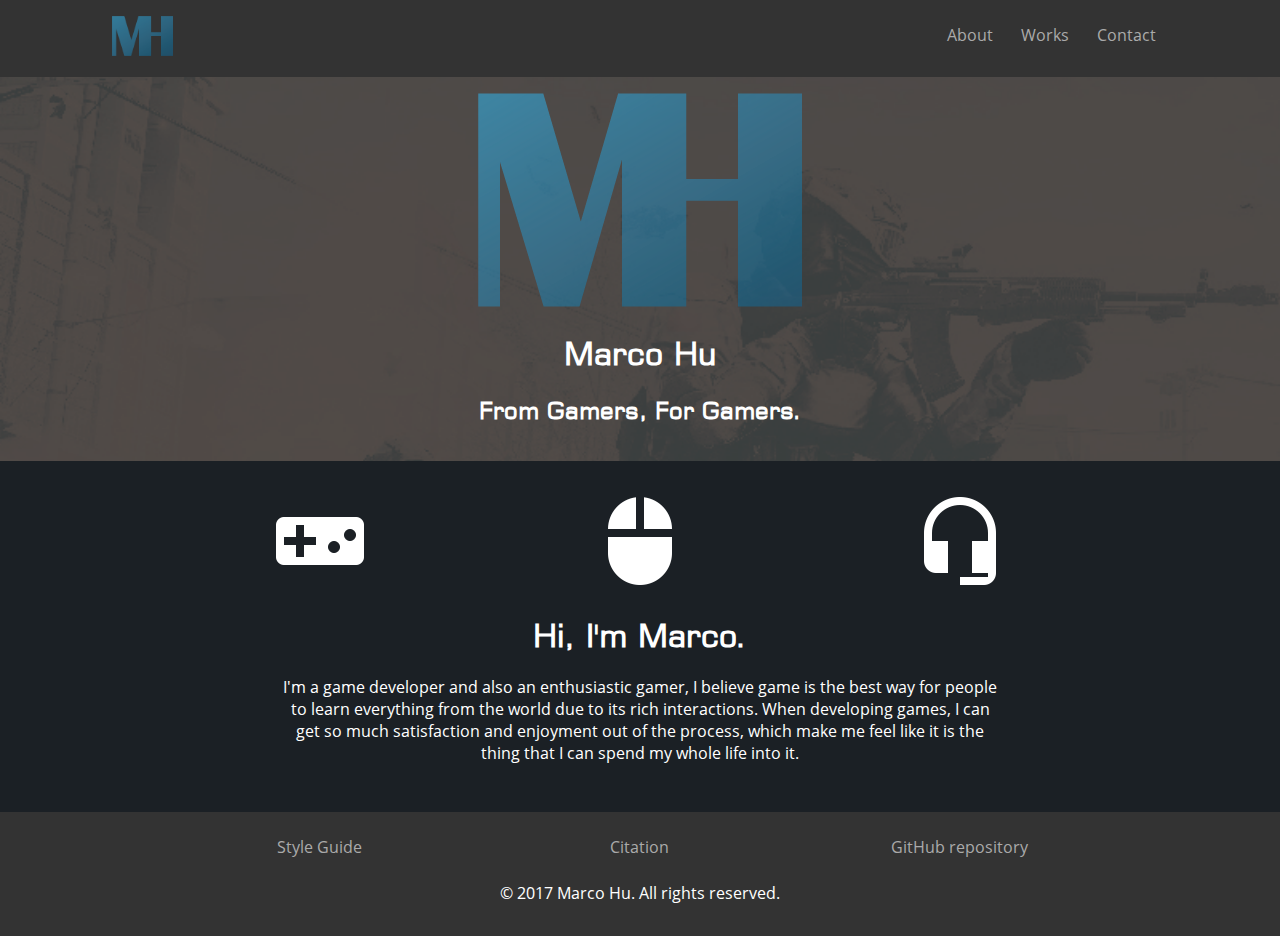
<file: index.html>
<!doctype html>
<html lang="en">
  <head>

    <meta charset="utf-8">
    <meta name="viewport" content="width=device-width, initial-scale=1.0">

    <title>Marco Hu - A game designer</title>

    <link rel="stylesheet" href="css/normalize.css"> 
    <link rel="stylesheet" href="css/main.css"> 
    <link rel="stylesheet" href="css/fonts.css"> 
    <link rel="stylesheet" href="css/grids.css">
  </head>

  <body>
    <nav class="top-title nav-down">
    	<div class="top-container">
    		<div class="grid-row">
	      		<div class="grid-col-1of3">
	      			<div class="top-img-container">
	      				<a href="index.html"><img class="top-img" src="img/logo.png" alt="logo"></a>
	      			</div>
	      		</div>
	      		<div class="grid-col-2of3">
	      			<div class="top-link-container">
						<a class="top-link" href="about.html">About</a>
						<a class="top-link" href="works.html">Works</a>
						<a class="top-link" href="contact.html">Contact</a>
					</div>
				</div>

	      </div>
      	</div>
    </nav>

    <section class="title">
    	<div class="container">
    		<a href="index.html"><img src="img/logo.png" alt="logo"></a>
		    <h1>Marco Hu</h1>
		    <h2>From Gamers, For Gamers.</h2>
	    </div>
    </section>

    <section class="intro">
    	<div class="container">
    		<div class="grid-row">
		      <div class="grid-col-2of6"><img class="icon" src="img/gamepad.png" alt="gamepad"></div>
		      <div class="grid-col-2of6"><img class="icon" src="img/mouse.png" alt="mouse"></div>
		      <div class="grid-col-2of6"><img class="icon" src="img/headset.png" alt="headset"></div>
		    </div>
		    <h1>Hi, I'm Marco.</h1>
		    <p class="para-content">I'm a game developer and also an enthusiastic gamer, I believe game is the best way for people to learn everything from the world due to its rich interactions. When developing games, I can get so much satisfaction and enjoyment out of the process, which make me feel like it is the thing that I can spend my whole life into it.</p>
	    </div>
    </section>

    <footer>
    	<div class="container">
	    	<div class="grid-row">
		      <div class="grid-col-1of3"><a class="bottom-link" href="Style_Guide/index.html">Style Guide</a></div>
		      <div class="grid-col-1of3"><a class="bottom-link" href="cite.html">Citation</a></div>
		      <div class="grid-col-1of3"><a class="bottom-link" href="https://github.com/Marcraft/GameDesignPortfolio.git">GitHub repository</a></div>
		    </div>
		    <div>
		    	<p id="copyright">© 2017 Marco Hu. All rights reserved.</p>
		    </div>
		</div>
    </footer>

    <script src="https://ajax.googleapis.com/ajax/libs/jquery/3.1.0/jquery.min.js"></script>
    <script src="scripts/hide-nav.js"></script>

  </body>
</html>
</file>
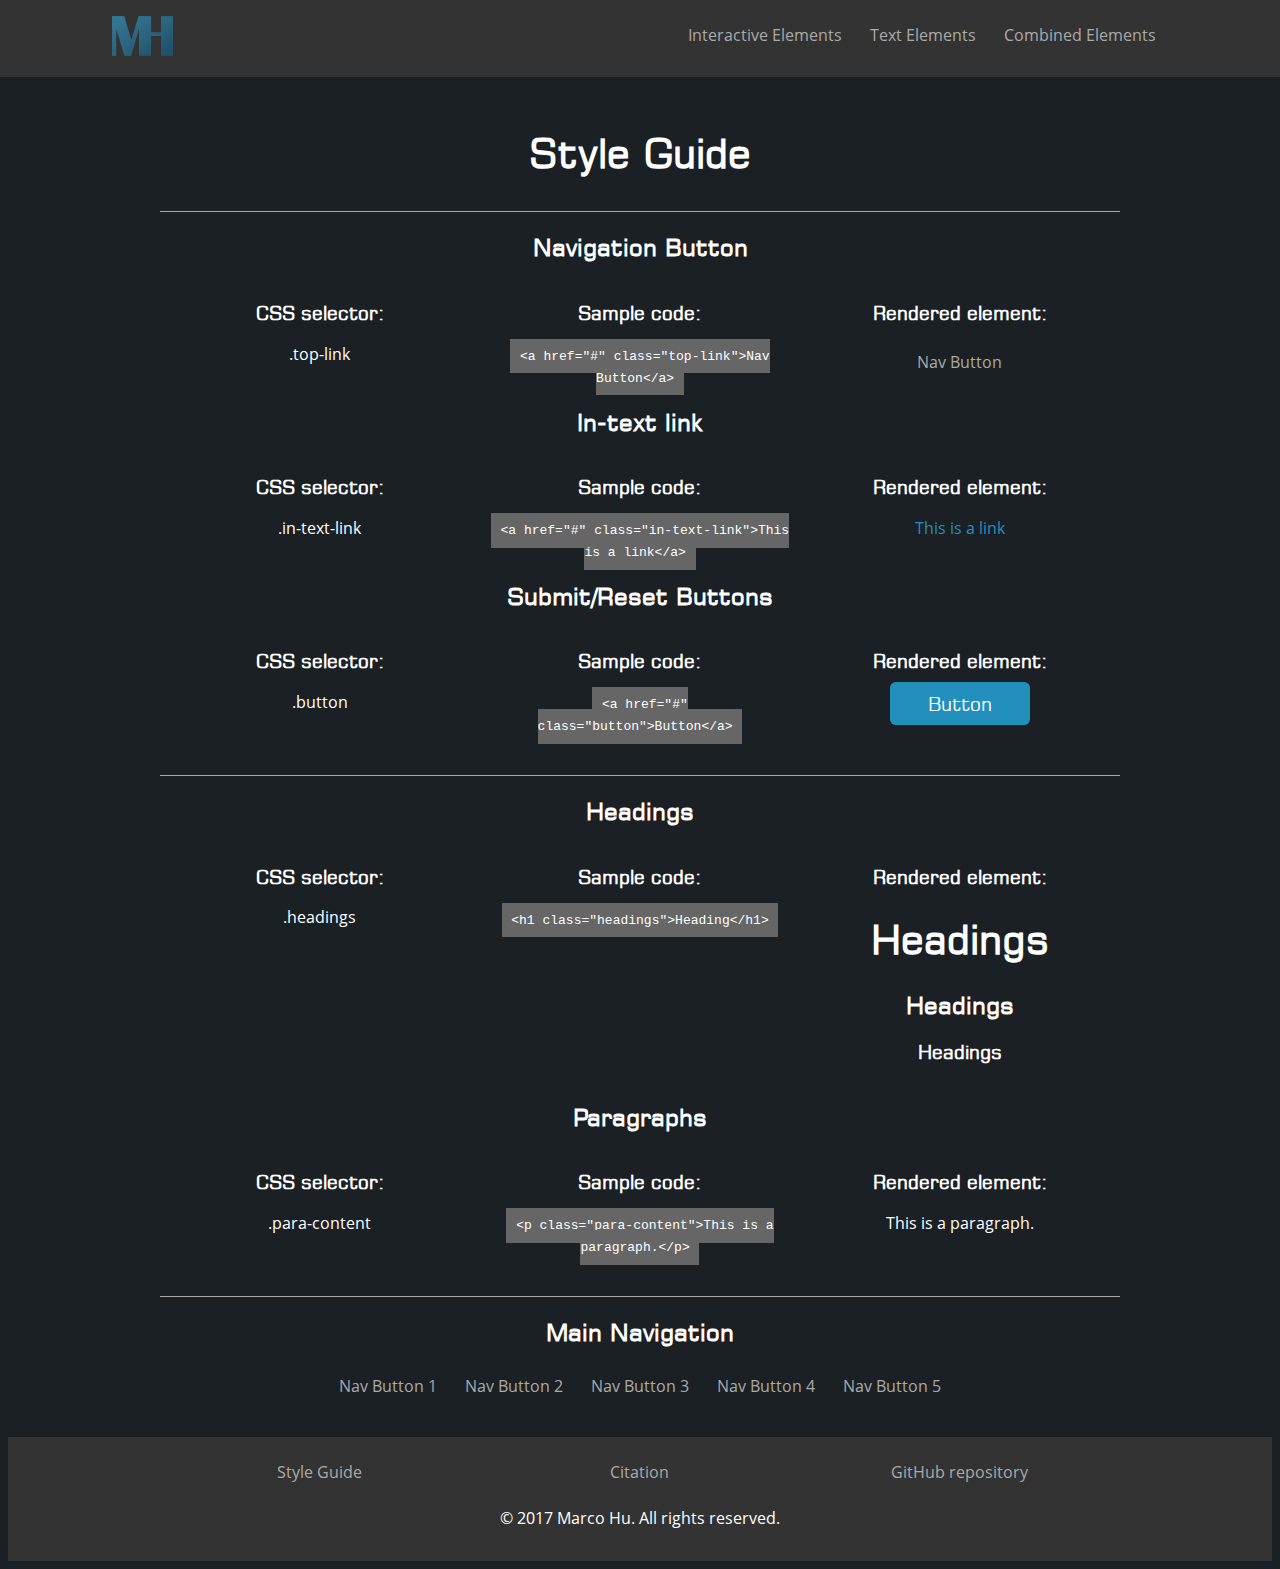
<file: Style_Guide/index.html>
<!doctype html>
<html lang="en">
  <head>

    <meta charset="utf-8">
    <meta name="viewport" content="width=device-width, initial-scale=1.0">

    <title>Portfolio Style Guide</title>

    <link rel="stylesheet" href="css/main.css"> 
    <link rel="stylesheet" href="css/fonts.css"> 
    <link rel="stylesheet" href="css/grids.css">

  </head>

  <body>

  <nav class="top-title">
      <div class="top-container">
        <div class="grid-row">
            <div class="grid-col-1of3">
              <div class="top-img-container">
                <a href="../index.html"><img class="top-img" src="../img/logo.png" alt="logo"></a>
              </div>
            </div>
            <div class="grid-col-2of3">
              <div class="top-link-container">
            <a class="top-link" href="#interactive_elements">Interactive Elements</a>
            <a class="top-link" href="#text_elements">Text Elements</a>
            <a class="top-link" href="#combined_elements">Combined Elements</a>
          </div>
        </div>

        </div>
      </div>
  </nav>

    <section class="intro" id="interactive_elements">
      <div class="container">
        <h1>Style Guide</h1>
        <div class="about-lines"></div>

      <!-- INTERACTIVE ELEMENTS SECTION // -->
      

        <!-- Default Button styling section -->
        <section>

          <h2>Navigation Button</h2>

          <div class="grid-row">
            <div class="grid-col-1of3">
              <h3>CSS selector:</h3>
              <p>.top-link</p>
            </div>
            <div class="grid-col-1of3">
              <h3>Sample code:</h3>
              <code>&lt;a href="#" class="top-link"&gt;Nav Button&lt;/a&gt;</code>
            </div>
            <div class="grid-col-1of3">
              <h3>Rendered element:</h3>
              <a class="top-link" href="#">Nav Button</a>
            </div>
          </div>
          
        </section>

        <section>
          <h2>In-text link</h2>

          <div class="grid-row">
            <div class="grid-col-1of3">
              <h3>CSS selector:</h3>
              <p>.in-text-link</p>
            </div>
            <div class="grid-col-1of3">
              <h3>Sample code:</h3>
              <code>&lt;a href="#" class="in-text-link"&gt;This is a link&lt;/a&gt;</code>
            </div>
            <div class="grid-col-1of3">
              <h3>Rendered element:</h3>
              <a class="in-text-link" href="#">This is a link</a>
            </div>
          </div>

        </section>

        <section>
          <h2>Submit/Reset Buttons</h2>

          <div class="grid-row">
            <div class="grid-col-1of3">
              <h3>CSS selector:</h3>
              <p>.button</p>
            </div>
            <div class="grid-col-1of3">
              <h3>Sample code:</h3>
              <code>&lt;a href="#" class="button"&gt;Button&lt;/a&gt;</code>
            </div>
            <div class="grid-col-1of3">
              <h3>Rendered element:</h3>
              <a class="button" href="#">Button</a>
            </div>
          </div>

        </section>
      </div>
    </section>
    <!-- // INTERACTIVE ELEMENTS SECTION -->



    <!-- TEXT ELEMENTS SECTION // -->
    <section class="intro" id="text_elements">
      
      <div class="container">
        <div class="about-lines"></div>
      <!-- INTERACTIVE ELEMENTS SECTION // -->
      

        <!-- Default Button styling section -->
        <section>

          <h2>Headings</h2>

          <div class="grid-row">
            <div class="grid-col-1of3">
              <h3>CSS selector:</h3>
              <p>.headings</p>
            </div>
            <div class="grid-col-1of3">
              <h3>Sample code:</h3>
              <code>&lt;h1 class="headings"&gt;Heading&lt;/h1&gt;</code>
            </div>
            <div class="grid-col-1of3">
              <h3>Rendered element:</h3>
              <h1 class="headings">Headings</h1>
              <h2 class="headings">Headings</h2>
              <h3 class="headings">Headings</h3>
            </div>
          </div>
          
        </section>


        <section>
          <h2>Paragraphs</h2>

          <div class="grid-row">
            <div class="grid-col-1of3">
              <h3>CSS selector:</h3>
              <p>.para-content</p>
            </div>
            <div class="grid-col-1of3">
              <h3>Sample code:</h3>
              <code>&lt;p class="para-content"&gt;This is a paragraph.&lt;/p&gt;</code>
            </div>
            <div class="grid-col-1of3">
              <h3>Rendered element:</h3>
              <p class="paragraphs">This is a paragraph.</p>
            </div>
          </div>

        </section>

    </section>
    <!-- // TEXT ELEMENTS SECTION -->



    <!-- COMBINED ELEMENTS SECTION // -->
    <section class="intro" id="combined_elements">
      <div class="container">
        <div class="about-lines"></div>

        <section>
          <h2>Main Navigation</h2>
          <p>
            <a class="top-link" href="#">Nav Button 1</a>
            <a class="top-link" href="#">Nav Button 2</a>
            <a class="top-link" href="#">Nav Button 3</a>
            <a class="top-link" href="#">Nav Button 4</a>
            <a class="top-link" href="#">Nav Button 5</a>
          </p>
        </section>

      </div>
    </section>
    <!-- // COMBINED ELEMENTS SECTION -->

    <footer>
      <div class="container">
        <div class="grid-row">
          <div class="grid-col-1of3"><a class="bottom-link" href="index.html">Style Guide</a></div>
          <div class="grid-col-1of3"><a class="bottom-link" href="../cite.html">Citation</a></div>
          <div class="grid-col-1of3"><a class="bottom-link" href="https://github.com/Marcraft/GameDesignPortfolio.git">GitHub repository</a></div>
        </div>
        <div>
          <p id="copyright">© 2017 Marco Hu. All rights reserved.</p>
        </div>
    </div>
    </footer>

  </body>
</html>
</file>
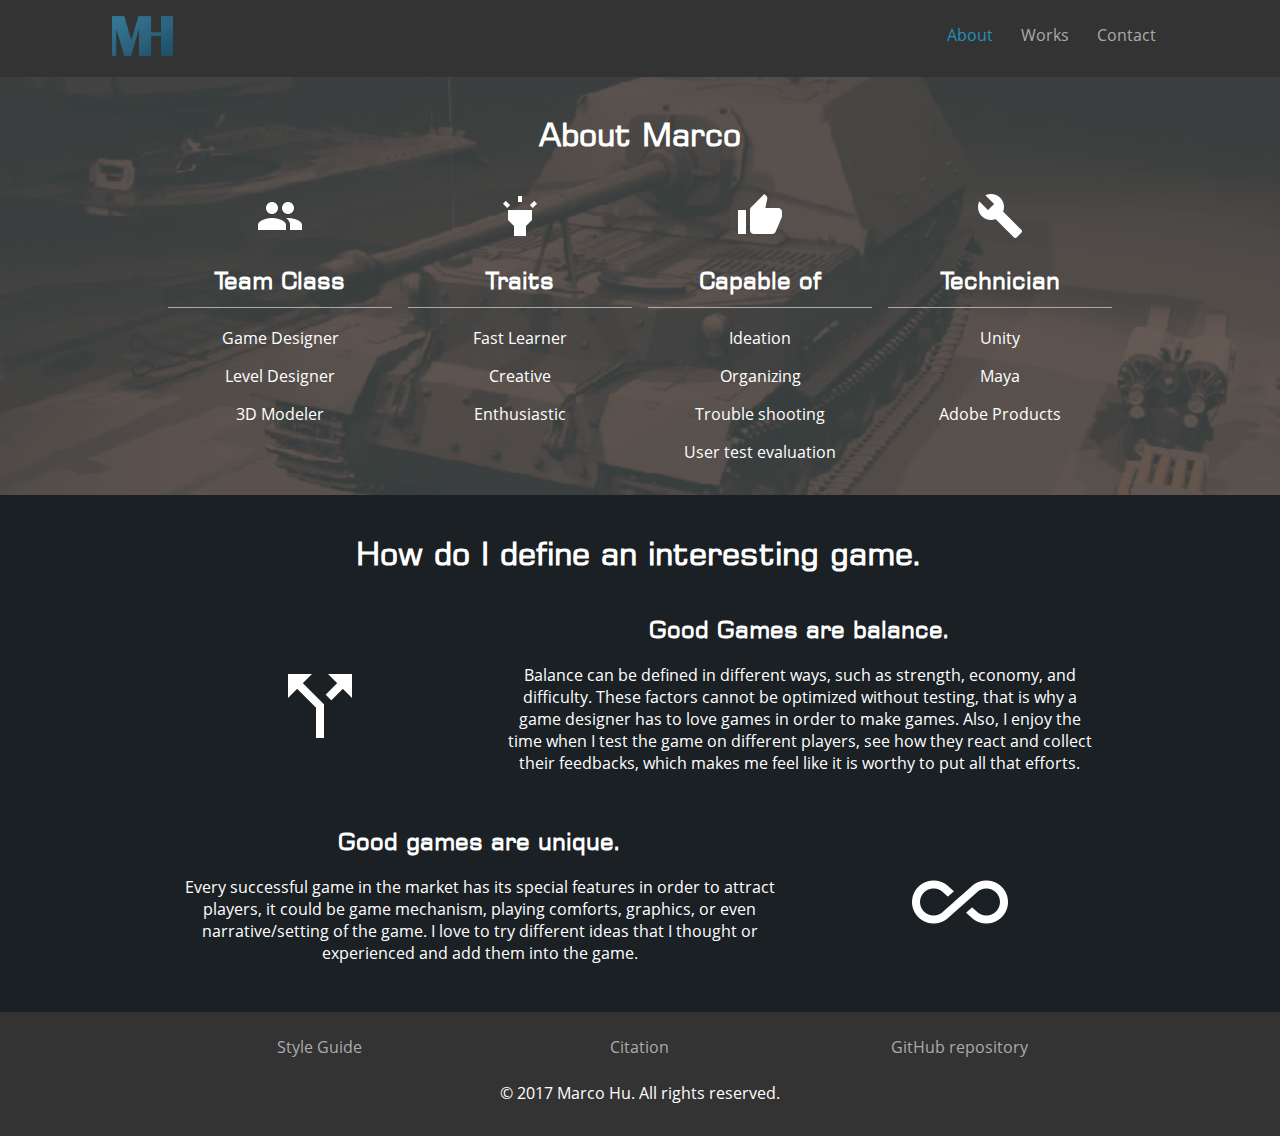
<file: about.html>
<!doctype html>
<html lang="en">
  <head>

    <meta charset="utf-8">
    <meta name="viewport" content="width=device-width, initial-scale=1.0">

    <title>Marco Hu - A game designer</title>

    <link rel="stylesheet" href="css/normalize.css"> 
    <link rel="stylesheet" href="css/main.css"> 
    <link rel="stylesheet" href="css/fonts.css"> 
    <link rel="stylesheet" href="css/grids.css">
  </head>

  <body>
    <nav class="top-title nav-down">
    	<div class="top-container">
    		<div class="grid-row">
	      		<div class="grid-col-1of3">
	      			<div class="top-img-container">
	      				<a href="index.html"><img class="top-img" src="img/logo.png" alt="logo"></a>
	      			</div>
	      		</div>
	      		<div class="grid-col-2of3">
	      			<div class="top-link-container">
						<a class="top-link-active" href="about.html">About</a>
						<a class="top-link" href="works.html">Works</a>
						<a class="top-link" href="contact.html">Contact</a>
					</div>
				</div>

	      </div>
      	</div>
    </nav>

    <section class="about-title">
    	<div class="container">
			<h1>About Marco</h1>
			<div class="grid-row">
				<div class="grid-col-1of4">
					<div><img class="icon" src="img/class.png" alt="class"></div>
					<h2 class="about-lines">Team Class</h2>
					<p>Game Designer</p>
					<p>Level Designer</p>
					<p>3D Modeler</p>
				</div>
				<div class="grid-col-1of4">
					<div><img class="icon" src="img/traits.png" alt="traits"></div>
					<h2 class="about-lines">Traits</h2>
					<p>Fast Learner</p>
					<p>Creative</p>
					<p>Enthusiastic</p>
				</div>
				<div class="grid-col-1of4">
					<div><img class="icon" src="img/capable.png" alt="capable"></div>
					<h2 class="about-lines">Capable of</h2>
					<p>Ideation</p>
					<p>Organizing</p>
					<p>Trouble shooting</p>
					<p>User test evaluation</p>
				</div>
				<div class="grid-col-1of4">
					<div><img class="icon" src="img/tech.png" alt="tech"></div>
					<h2 class="about-lines">Technician</h2>
					<p>Unity</p>
					<p>Maya</p>
					<p>Adobe Products</p>
				</div>
			</div>
		</div>
    </section>

    <section class="about">
    	<div class="container">
		    <h1>How do I define an interesting game.</h1>
		    <div class="grid-row">
		    	<div class="grid-col-1of3">
		    		<div class="about-icon"><img class="icon" src="img/balance.png" alt="balance"></div>
		    	</div>
				<div class="grid-col-2of3">
				    <h2>Good Games are balance.</h2>
				    <p class="para-content">Balance can be defined in different ways, such as strength, economy, and difficulty. These factors cannot be optimized without testing, that is why a game designer has to love games in order to make games. Also, I enjoy the time when I test the game on different players, see how they react and collect their feedbacks, which makes me feel like it is worthy to put all that efforts.</p>
				</div>
			</div>
			<div class="grid-row">
		    	<div class="grid-col-2of3">
				    <h2>Good games are unique.</h2>
				    <p class="para-content">Every successful game in the market has its special features in order to attract players, it could be game mechanism, playing comforts, graphics, or even narrative/setting of the game. I love to try different ideas that I thought or experienced and add them into the game.</p>
				</div>
				<div class="grid-col-1of3">
					<div><img class="about-icon" src="img/unique.png" alt="unique"></div>
				</div>
			</div>
	    </div>
    </section>

    <footer>
    	<div class="container">
	    	<div class="grid-row">
		      <div class="grid-col-1of3"><a class="bottom-link" href="Style_Guide/index.html">Style Guide</a></div>
		      <div class="grid-col-1of3"><a class="bottom-link" href="cite.html">Citation</a></div>
		      <div class="grid-col-1of3"><a class="bottom-link" href="https://github.com/Marcraft/GameDesignPortfolio.git">GitHub repository</a></div>
		    </div>
		    <div>
		    	<p id="copyright">© 2017 Marco Hu. All rights reserved.</p>
		    </div>
		</div>
    </footer>

    <script src="https://ajax.googleapis.com/ajax/libs/jquery/3.1.0/jquery.min.js"></script>
    <script src="scripts/hide-nav.js"></script>
  </body>
</html>
</file>
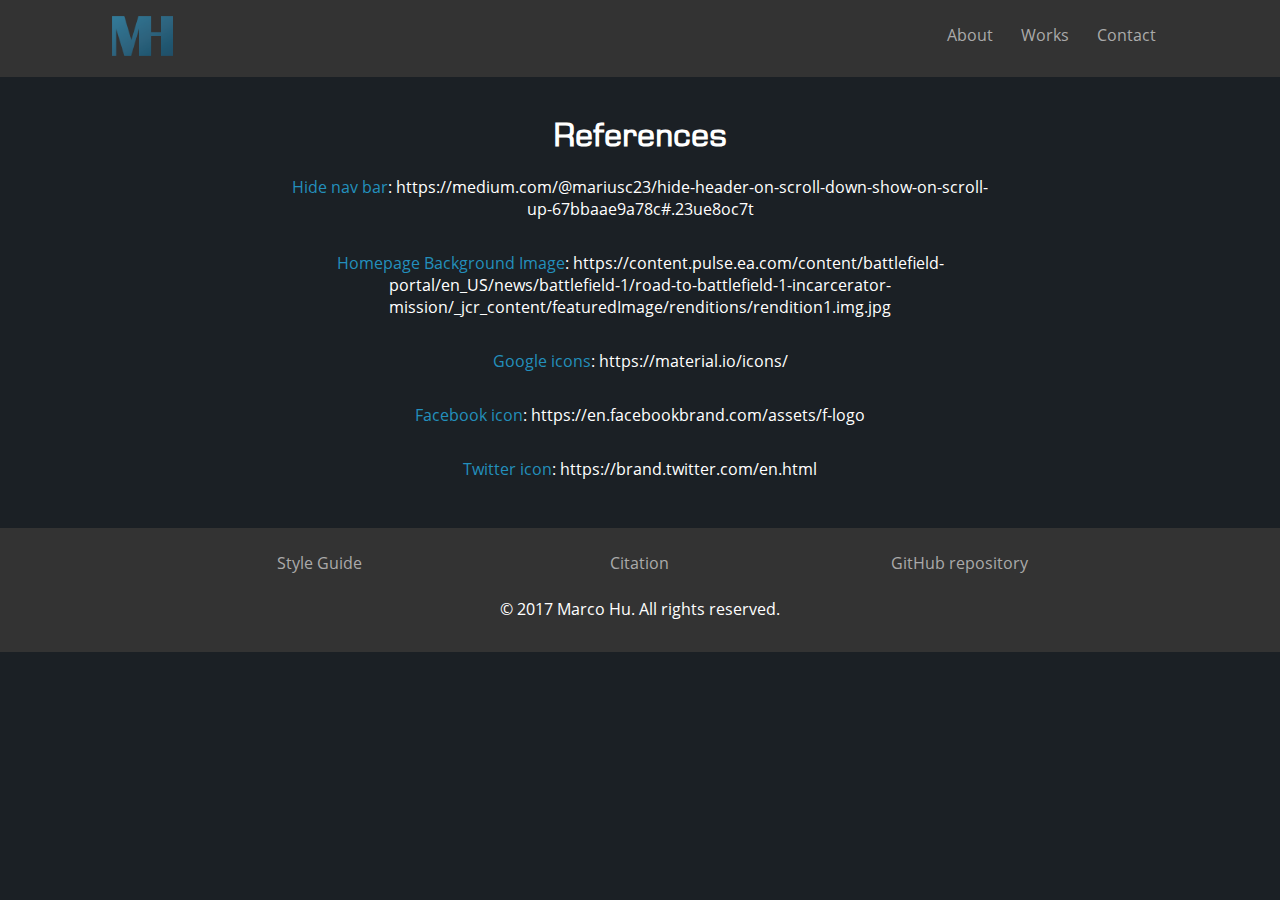
<file: cite.html>
<!doctype html>
<html lang="en">
  <head>

    <meta charset="utf-8">
    <meta name="viewport" content="width=device-width, initial-scale=1.0">

    <title>Marco Hu - A game designer</title>

    <link rel="stylesheet" href="css/normalize.css"> 
    <link rel="stylesheet" href="css/main.css"> 
    <link rel="stylesheet" href="css/fonts.css"> 
    <link rel="stylesheet" href="css/grids.css">
  </head>

  <body>
    <nav class="top-title nav-down">
    	<div class="top-container">
    		<div class="grid-row">
	      		<div class="grid-col-1of3">
	      			<div class="top-img-container">
	      				<a href="index.html"><img class="top-img" src="img/logo.png" alt="logo"></a>
	      			</div>
	      		</div>
	      		<div class="grid-col-2of3">
	      			<div class="top-link-container">
						<a class="top-link" href="about.html">About</a>
						<a class="top-link" href="works.html">Works</a>
						<a class="top-link" href="contact.html">Contact</a>
					</div>
				</div>

	      </div>
      	</div>
    </nav>

    <section class="intro">
    	<div class="container">
		    <h1>References</h1>
			<p class="para-content"><a class="in-text-link" href="https://medium.com/@mariusc23/hide-header-on-scroll-down-show-on-scroll-up-67bbaae9a78c#.23ue8oc7t">Hide nav bar</a>: https://medium.com/@mariusc23/hide-header-on-scroll-down-show-on-scroll-up-67bbaae9a78c#.23ue8oc7t</p>

		    <p class="para-content"><a class="in-text-link" href="https://content.pulse.ea.com/content/battlefield-portal/en_US/news/battlefield-1/road-to-battlefield-1-incarcerator-mission/_jcr_content/featuredImage/renditions/rendition1.img.jpg">Homepage Background Image</a>: https://content.pulse.ea.com/content/battlefield-portal/en_US/news/battlefield-1/road-to-battlefield-1-incarcerator-mission/_jcr_content/featuredImage/renditions/rendition1.img.jpg</p>

		    <p class="para-content"><a class="in-text-link" href="https://material.io/icons/">Google icons</a>: https://material.io/icons/</p>

		    <p class="para-content"><a class="in-text-link" href="https://en.facebookbrand.com/assets/f-logo">Facebook icon</a>: https://en.facebookbrand.com/assets/f-logo</p>

		    <p class="para-content"><a class="in-text-link" href="https://brand.twitter.com/en.html">Twitter icon</a>: https://brand.twitter.com/en.html</p>
	    </div>
    </section>

    <footer>
    	<div class="container">
	    	<div class="grid-row">
		      <div class="grid-col-1of3"><a class="bottom-link" href="Style_Guide/index.html">Style Guide</a></div>
		      <div class="grid-col-1of3"><a class="bottom-link" href="cite.html">Citation</a></div>
		      <div class="grid-col-1of3"><a class="bottom-link" href="https://github.com/Marcraft/GameDesignPortfolio.git">GitHub repository</a></div>
		    </div>
		    <div>
		    	<p id="copyright">© 2017 Marco Hu. All rights reserved.</p>
		    </div>
		</div>
    </footer>

    <script src="https://ajax.googleapis.com/ajax/libs/jquery/3.1.0/jquery.min.js"></script>
    <script src="scripts/hide-nav.js"></script>
  </body>
</html>
</file>
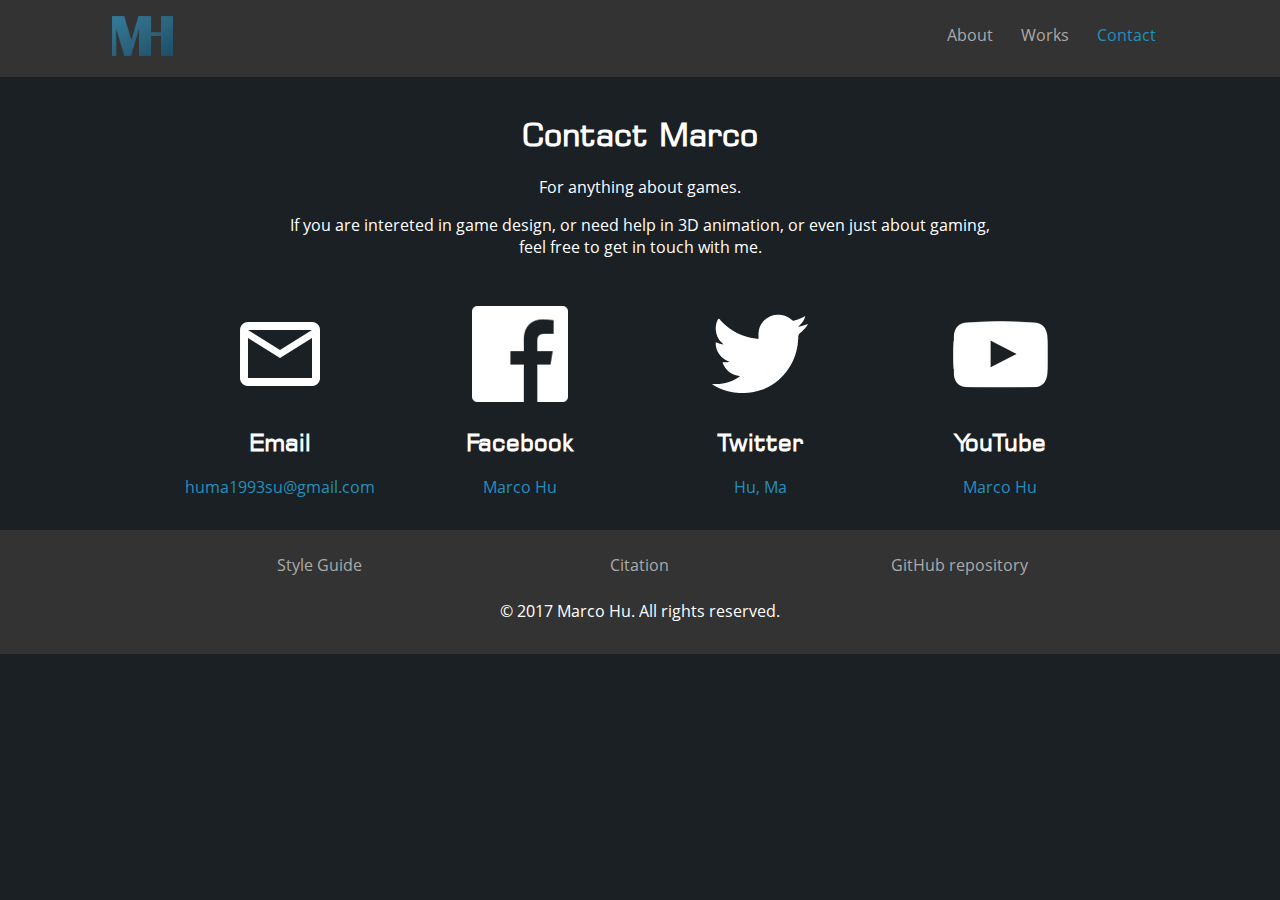
<file: contact.html>
<!doctype html>
<html lang="en">
  <head>

    <meta charset="utf-8">
    <meta name="viewport" content="width=device-width, initial-scale=1.0">

    <title>Marco Hu - A game designer</title>

    <link rel="stylesheet" href="css/normalize.css"> 
    <link rel="stylesheet" href="css/main.css"> 
    <link rel="stylesheet" href="css/fonts.css"> 
    <link rel="stylesheet" href="css/grids.css">
  </head>

  <body>
    <nav class="top-title nav-down">
    	<div class="top-container">
    		<div class="grid-row">
	      		<div class="grid-col-1of3">
	      			<div class="top-img-container">
	      				<a href="index.html"><img class="top-img" src="img/logo.png" alt="logo"></a>
	      			</div>
	      		</div>
	      		<div class="grid-col-2of3">
	      			<div class="top-link-container">
						<a class="top-link" href="about.html">About</a>
						<a class="top-link" href="works.html">Works</a>
						<a class="top-link-active" href="contact.html">Contact</a>
					</div>
				</div>

	      </div>
      	</div>
    </nav>

    <section class="intro">
    	<div class="container">
    		<h1>Contact Marco</h1>
			<p>For anything about games.</p>
			<p class="para-content">If you are intereted in game design, or need help in 3D animation, or even just about gaming, feel free to get in touch with me.
    		<div class="grid-row">
	      		<div class="grid-col-1of4">
	      			<div><img class="icon" src="img/gmail.png" alt="gmail"></div>
	      			<h2>Email</h2>
	      			<p><a class="in-text-link" href="#">huma1993su@gmail.com</a></p>
	      		</div>
	      		<div class="grid-col-1of4">
	      			<div><a target="_blank" href="https://www.facebook.com/MarcoStarCraft"><img class="icon" src="img/facebook.png" alt="facebook"></a></div>
	      			<h2>Facebook</h2>
	      			<p><a class="in-text-link" target="_blank" href="https://www.facebook.com/MarcoStarCraft">Marco Hu</a></p>
	      		</div>
	      		<div class="grid-col-1of4">
	      			<div><a target="_blank" href="https://twitter.com/nanguasama"><img class="icon" src="img/twitter.png" alt="twitter"></a></div>
	      			<h2>Twitter</h2>
	      			<p><a class="in-text-link" target="_blank" href="https://twitter.com/nanguasama">Hu, Ma</a></p>
				</div>
				<div class="grid-col-1of4">
					<div><a target="_blank" href="https://www.youtube.com/channel/UCORYURDRJtHfFUmagXYpytQ"><img class="icon" src="img/youtube.png" alt="youtube"></a></div>
	      			<h2>YouTube</h2>
	      			<p><a class="in-text-link" target="_blank" href="https://www.youtube.com/channel/UCORYURDRJtHfFUmagXYpytQ">Marco Hu</a></p>
				</div>
	      	</div>
	    </div>
    </section>

    <footer>
    	<div class="container">
	    	<div class="grid-row">
		      <div class="grid-col-1of3"><a class="bottom-link" href="Style_Guide/index.html">Style  Guide</a></div>
		      <div class="grid-col-1of3"><a class="bottom-link" href="cite.html">Citation</a></div>
		      <div class="grid-col-1of3"><a class="bottom-link" href="https://github.com/Marcraft/GameDesignPortfolio.git">GitHub repository</a></div>
		    </div>
		    <div>
		    	<p id="copyright">© 2017 Marco Hu. All rights reserved.</p>
		    </div>
		</div>
    </footer>

    <script src="https://ajax.googleapis.com/ajax/libs/jquery/3.1.0/jquery.min.js"></script>
    <script src="scripts/hide-nav.js"></script>
  </body>
</html>
</file>
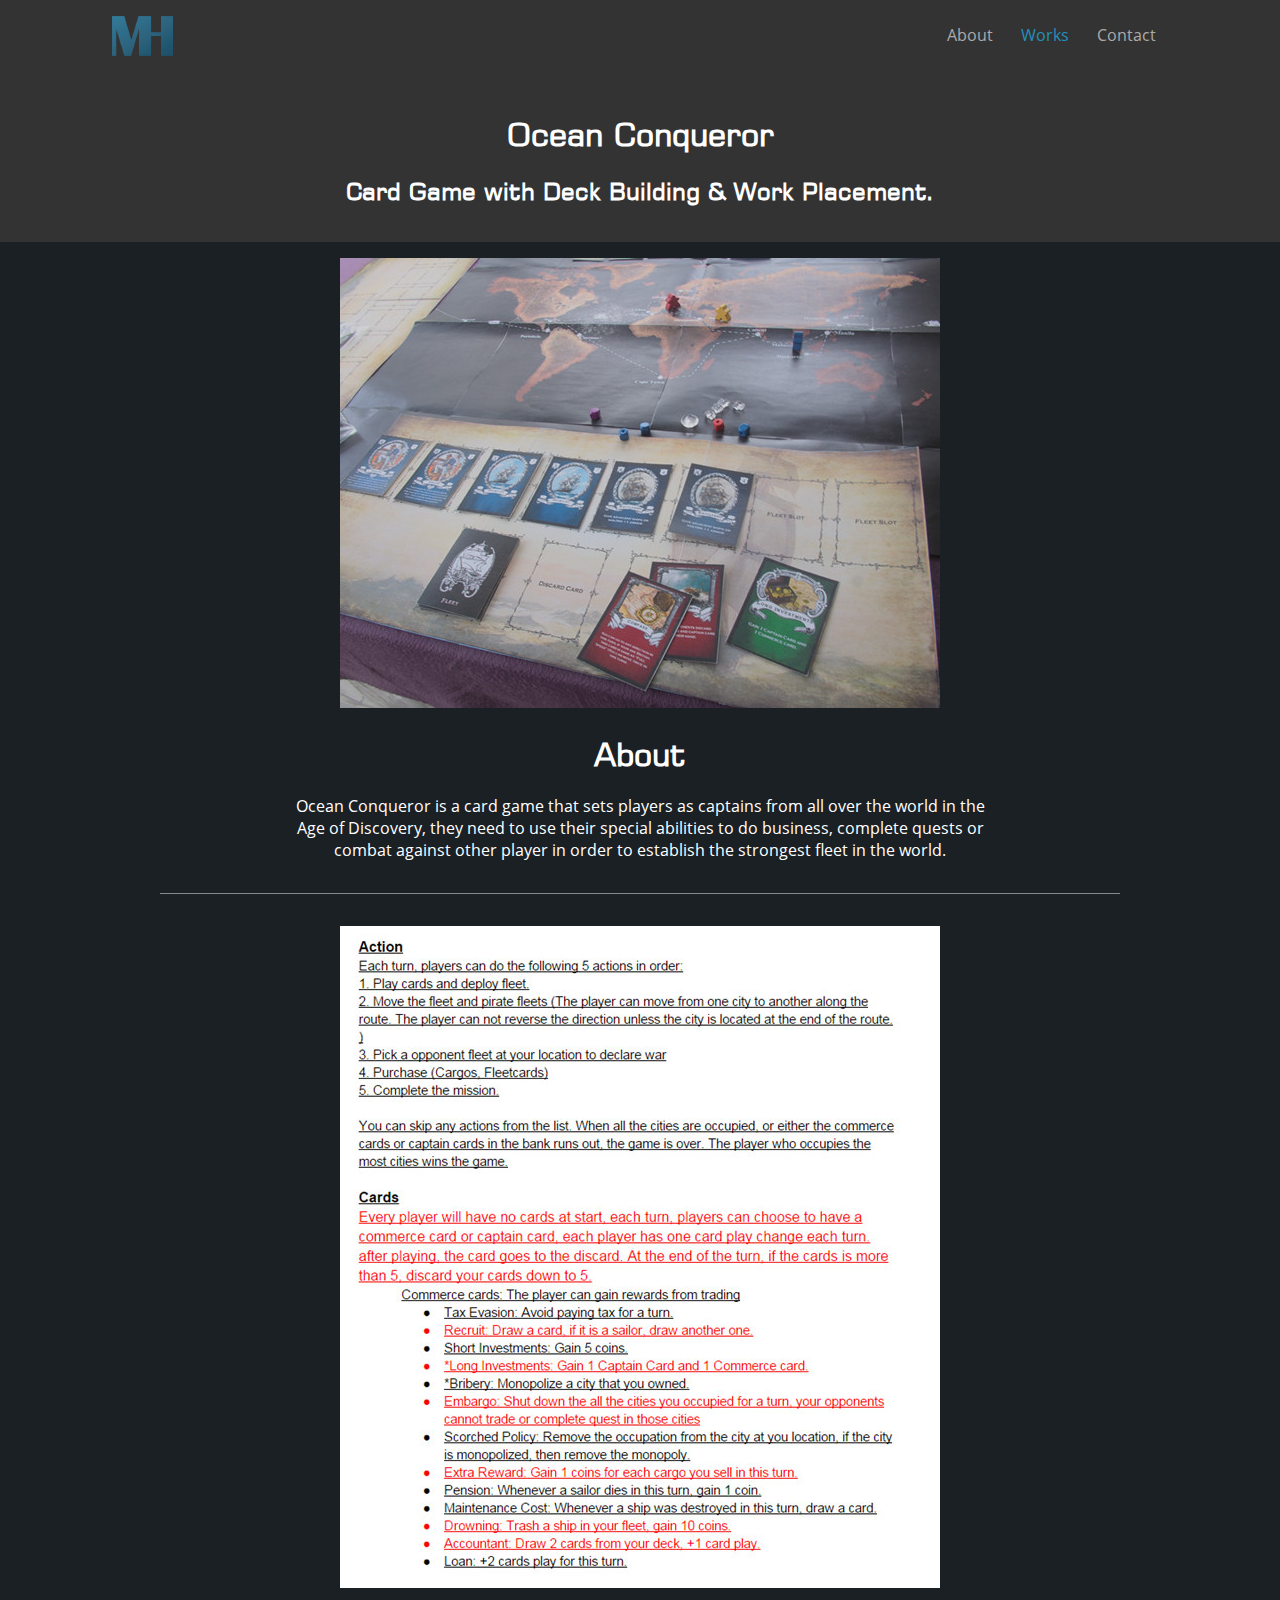
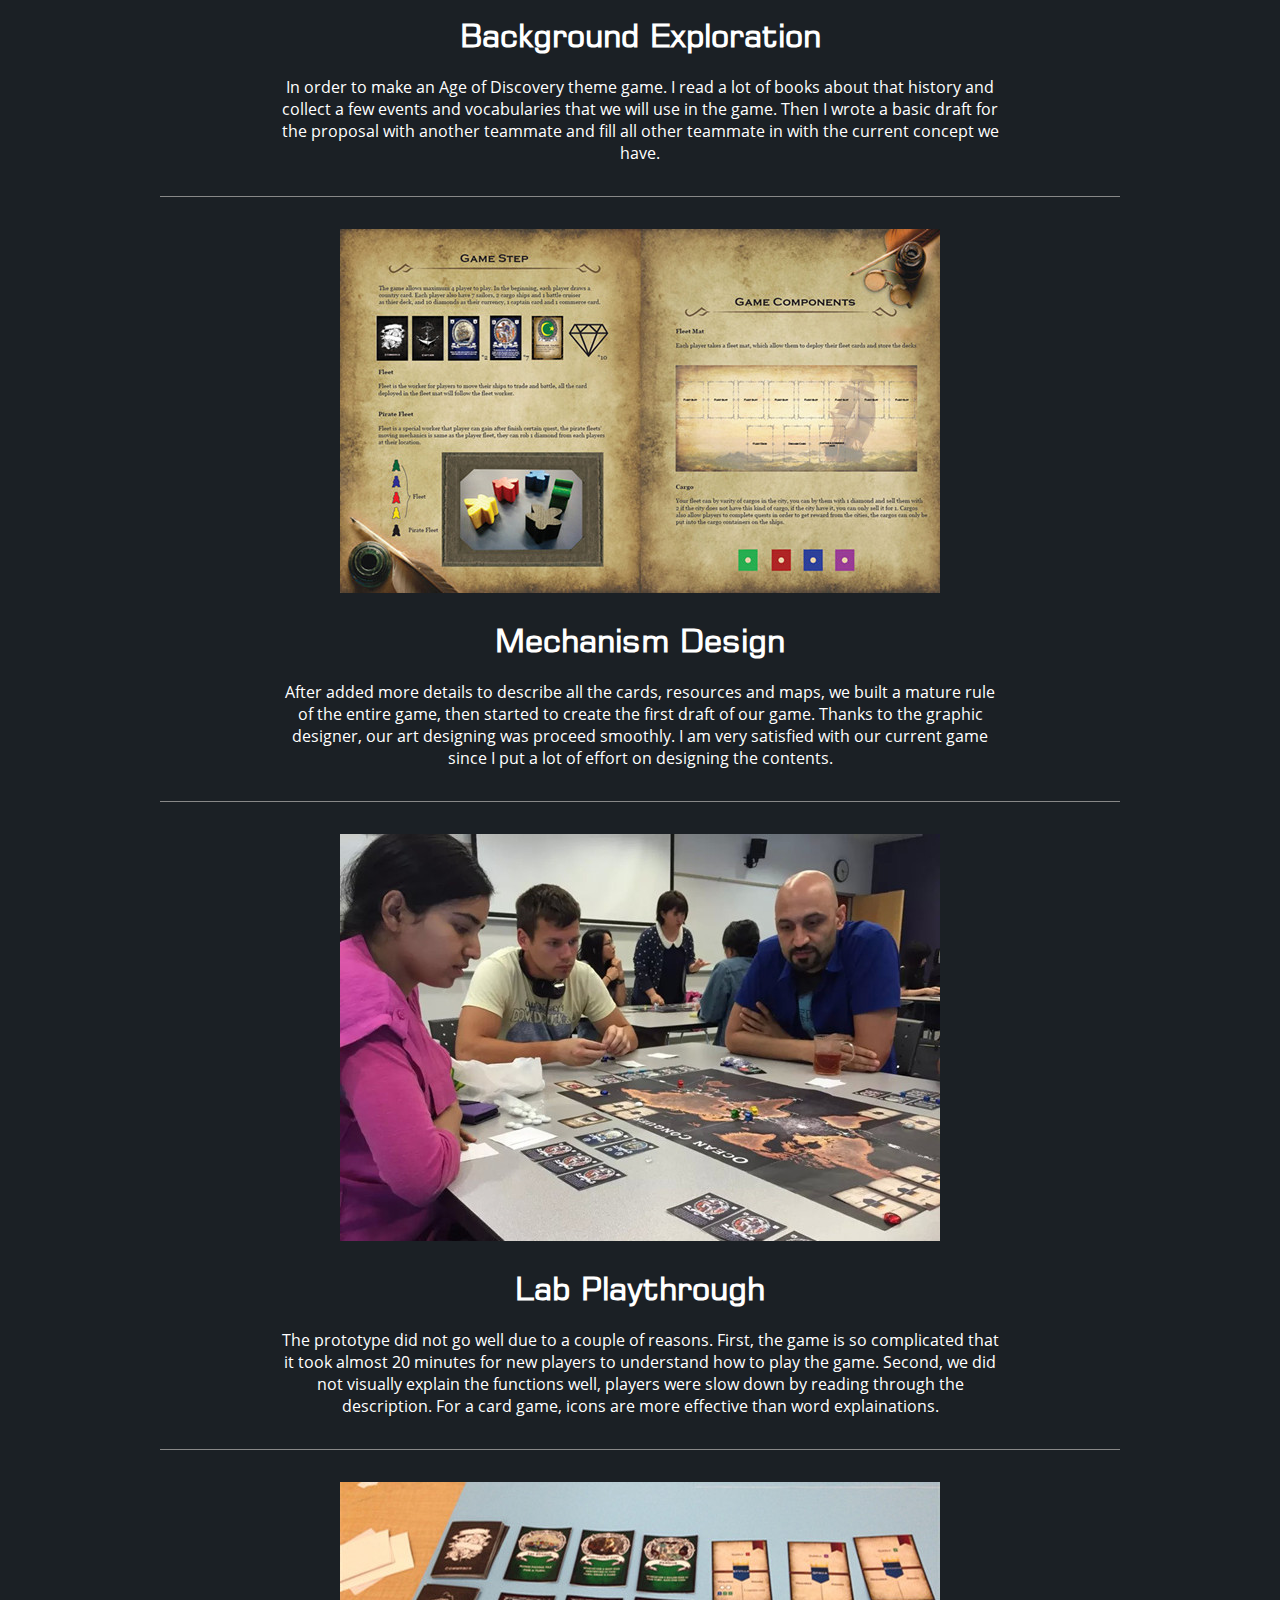
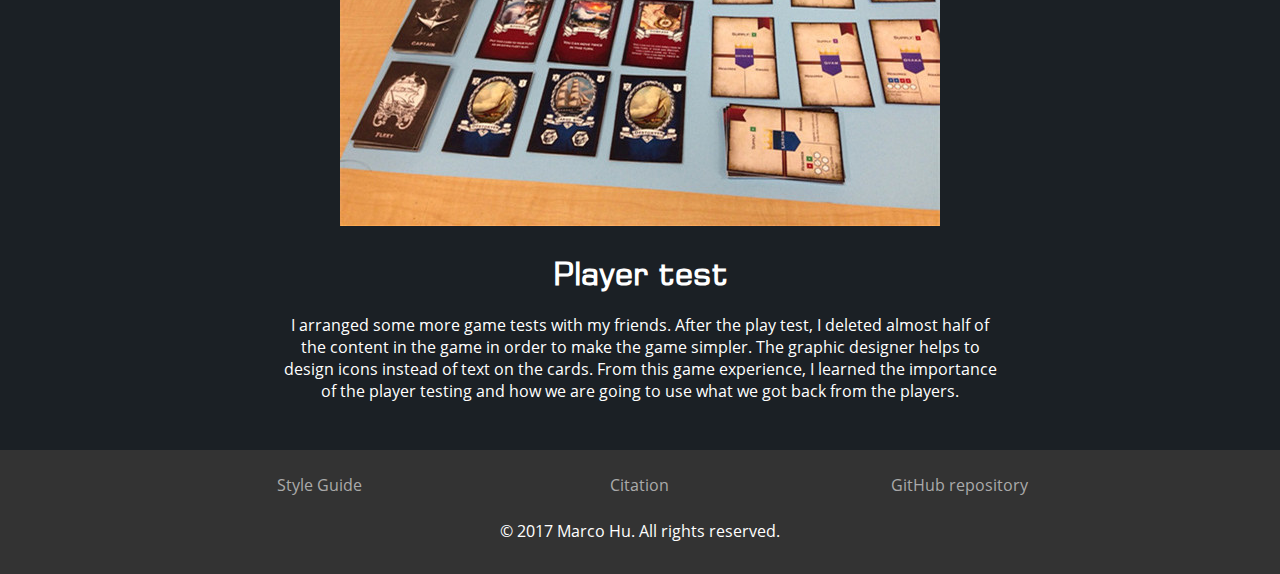
<file: ocean.html>
<!doctype html>
<html lang="en">
  <head>

    <meta charset="utf-8">
    <meta name="viewport" content="width=device-width, initial-scale=1.0">

    <title>Marco Hu - A game designer</title>

    <link rel="stylesheet" href="css/normalize.css"> 
    <link rel="stylesheet" href="css/main.css"> 
    <link rel="stylesheet" href="css/fonts.css"> 
    <link rel="stylesheet" href="css/grids.css">
  </head>

  <body>
    <nav class="top-title nav-down">
    	<div class="top-container">
    		<div class="grid-row">
	      		<div class="grid-col-1of3">
	      			<div class="top-img-container">
	      				<a href="index.html"><img class="top-img" src="img/logo.png" alt="logo"></a>
	      			</div>
	      		</div>
	      		<div class="grid-col-2of3">
	      			<div class="top-link-container">
						<a class="top-link" href="about.html">About</a>
						<a class="top-link-active" href="works.html">Works</a>
						<a class="top-link" href="contact.html">Contact</a>
					</div>
				</div>

	      </div>
      	</div>
    </nav>

    <section class="work-title">
    	<div class="container">
		    <h1>Ocean Conqueror</h1>
		    <h2>Card Game with Deck Building & Work Placement.</h2>
	    </div>
    </section>

    <section class="work">
    	<div class="container">
		    <div><img src="img/ocean-about.JPG" alt="ocean card"></div>
		    <h1>About</h1>
		    <p class="para-content">Ocean Conqueror is a card game that sets players as captains from all over the world in the Age of Discovery, they need to use their special abilities to do business, complete quests or combat against other player in order to establish the strongest fleet in the world.</p>
		    <div class="cutting-line"></div>
	    </div>
    </section>

    <section class="work">
    	<div class="container">
    		<div><img src="img/ocean-draft.jpg" alt="ocean draft"></div>
		    <h1>Background Exploration</h1>
		    <p class="para-content">In order to make an Age of Discovery theme game. I read a lot of books about that history and collect a few events and vocabularies that we will use in the game. Then I wrote a basic draft for the proposal with another teammate and fill all other teammate in with the current concept we have.</p>
		    <div class="cutting-line"></div>
	    </div>
    </section>

    <section class="work">
    	<div class="container">
    		<div><img src="img/ocean-ins.jpg" alt="ocean instruction"></div>
		    <h1>Mechanism Design</h1>
		    <p class="para-content">After added more details to describe all the cards, resources and maps, we built a mature rule of the entire game, then started to create the first draft of our game. Thanks to the graphic designer, our art designing was proceed smoothly. I am very satisfied with our current game since I put a lot of effort on designing the contents.</p>
		    <div class="cutting-line"></div>
	    </div>
    </section>

    <section class="work">
    	<div class="container">
    		<div><img src="img/ocean-test.jpg" alt="ocean test"></div>
		    <h1>Lab Playthrough</h1>
		    <p class="para-content">The prototype did not go well due to a couple of reasons. First, the game is so complicated that it took almost 20 minutes for new players to understand how to play the game. Second, we did not visually explain the functions well, players were slow down by reading through the description. For a card game, icons are more effective than word explainations.</p>
		    <div class="cutting-line"></div>
	    </div>
    </section>

    <section class="work">
    	<div class="container">
    		<div><img src="img/ocean-final.JPG" alt="ocean final"></div>
		    <h1>Player test</h1>
		    <p class="para-content">I arranged some more game tests with my friends. After the play test, I deleted almost half of the content in the game in order to make the game simpler. The graphic designer helps to design icons instead of text on the cards. From this game experience, I learned the importance of the player testing and how we are going to use what we got back from the players.</p>
	    </div>
    </section>

    <footer>
    	<div class="container">
	    	<div class="grid-row">
		      <div class="grid-col-1of3"><a class="bottom-link" href="Style_Guide/index.html">Style Guide</a></div>
		      <div class="grid-col-1of3"><a class="bottom-link" href="cite.html">Citation</a></div>
		      <div class="grid-col-1of3"><a class="bottom-link" href="https://github.com/Marcraft/GameDesignPortfolio.git">GitHub repository</a></div>
		    </div>
		    <div>
		    	<p id="copyright">© 2017 Marco Hu. All rights reserved.</p>
		    </div>
		</div>
    </footer>

    <script src="https://ajax.googleapis.com/ajax/libs/jquery/3.1.0/jquery.min.js"></script>
    <script src="scripts/hide-nav.js"></script>
  </body>
</html>
</file>
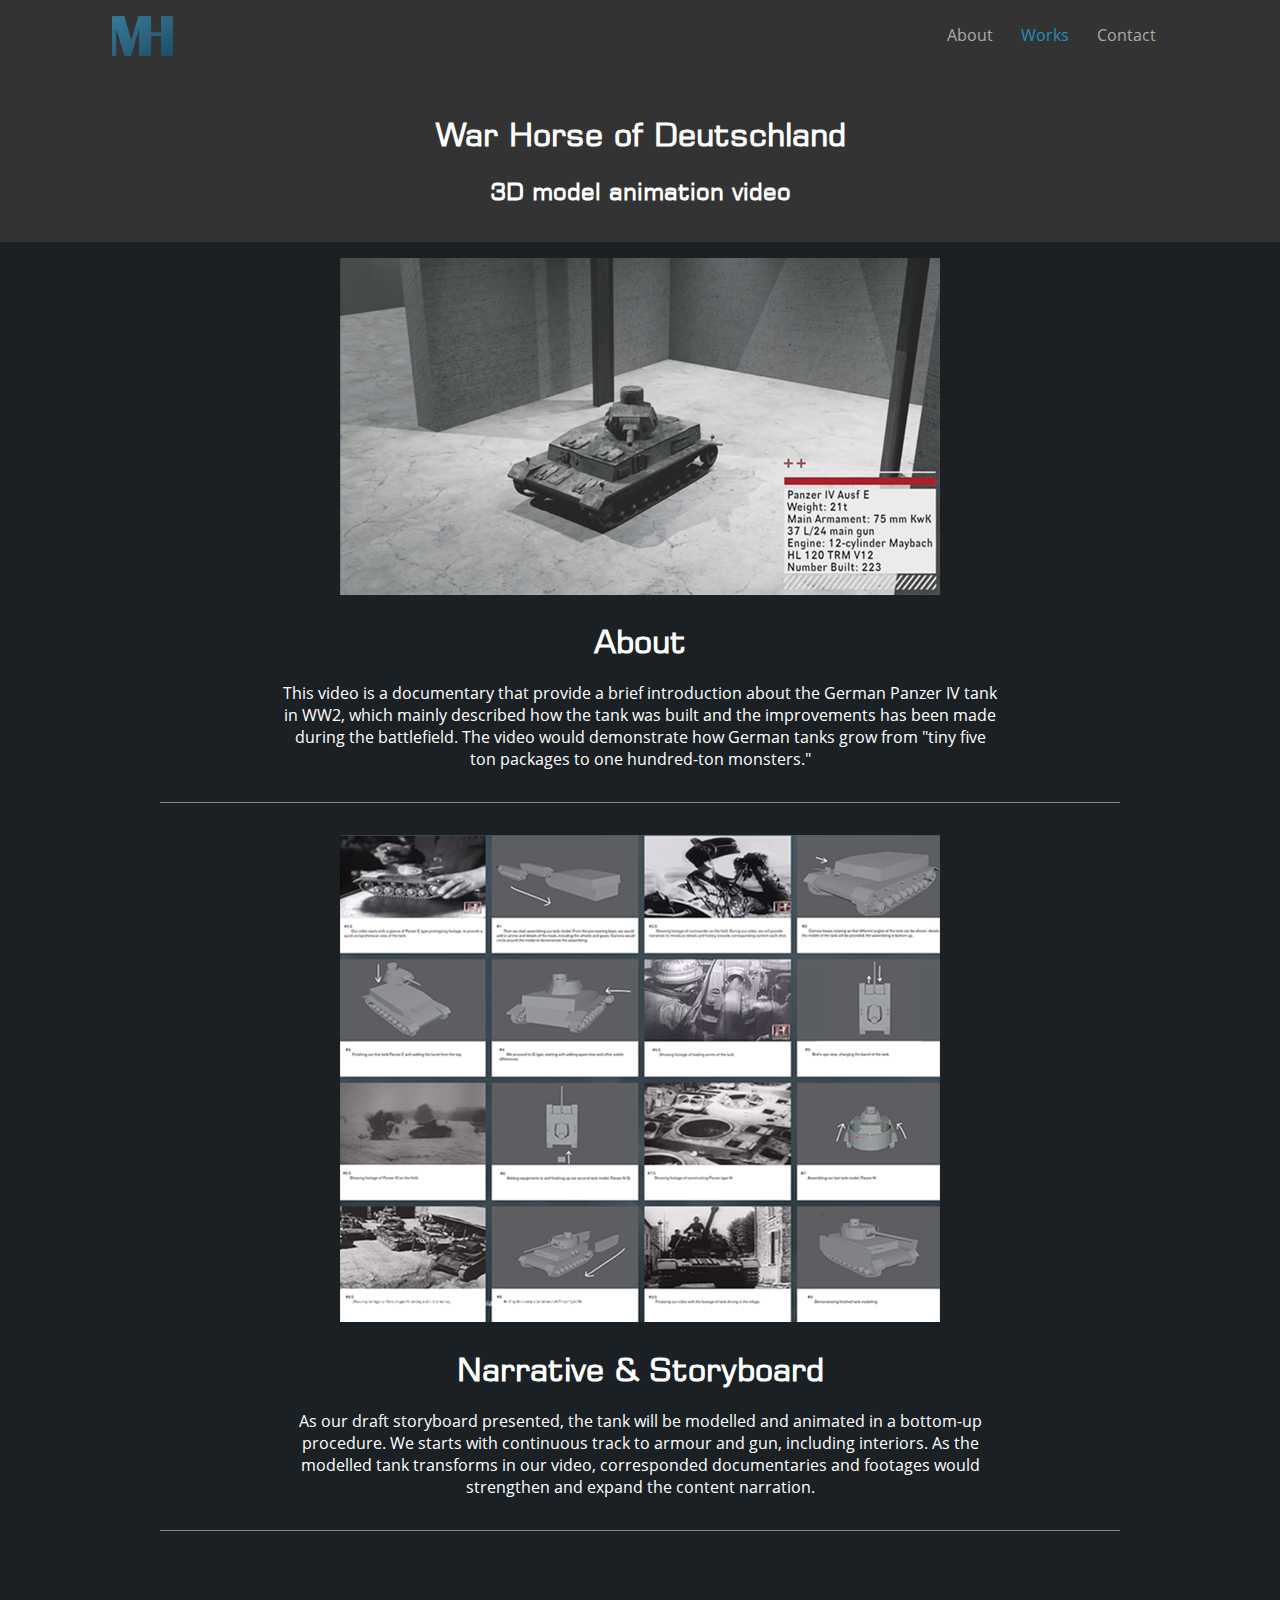
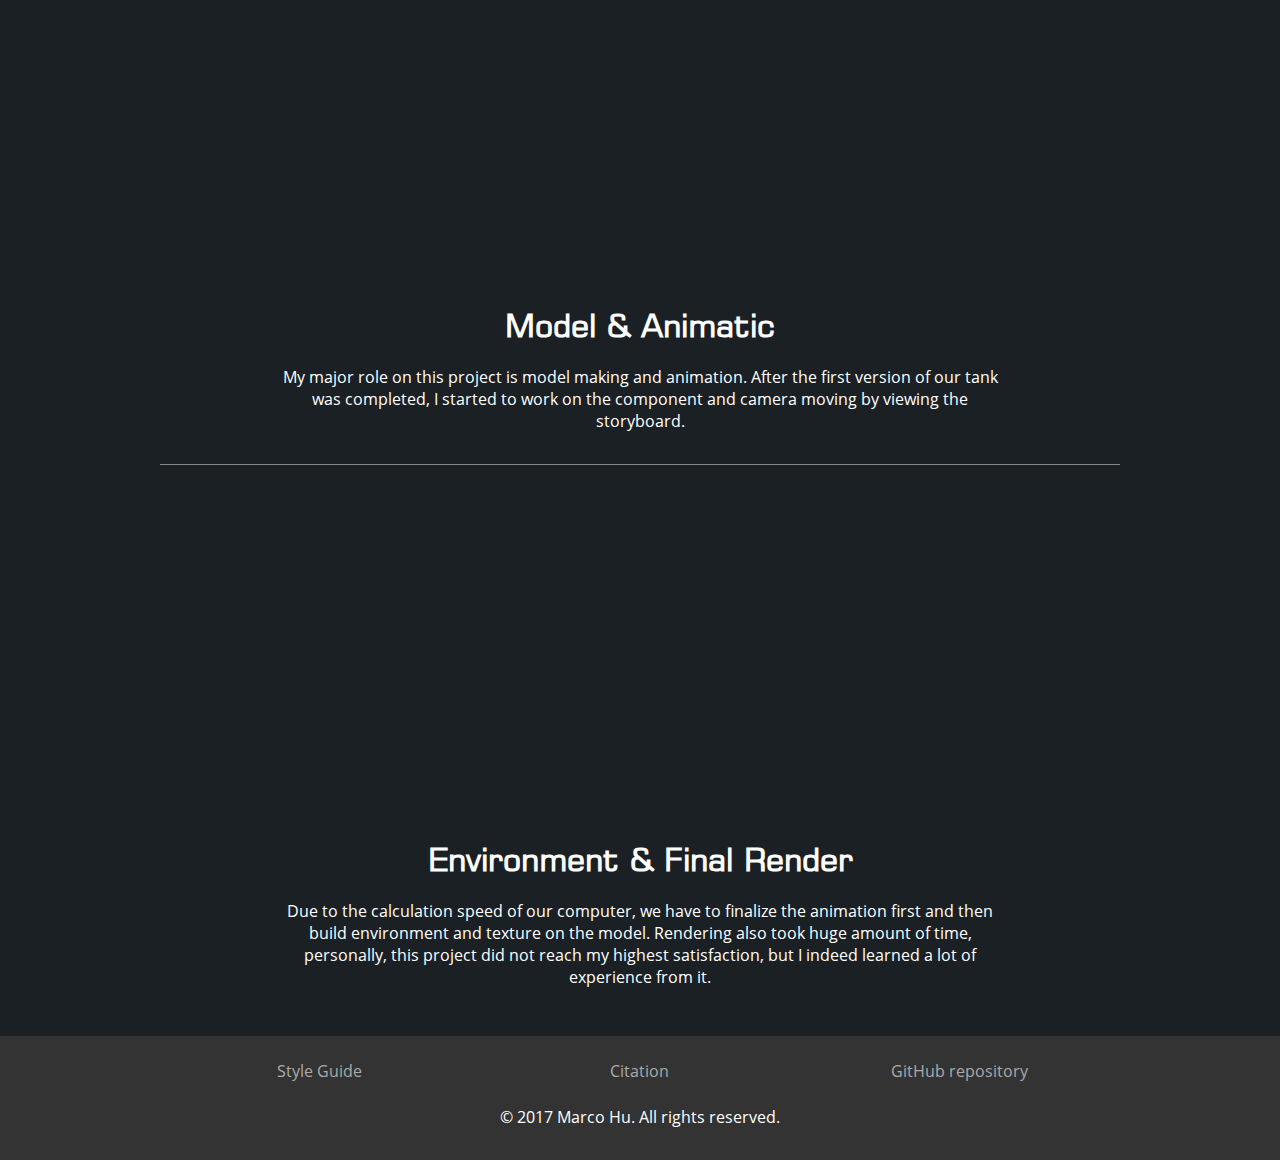
<file: panzer.html>
<!doctype html>
<html lang="en">
  <head>

    <meta charset="utf-8">
    <meta name="viewport" content="width=device-width, initial-scale=1.0">

    <title>Marco Hu - A game designer</title>

    <link rel="stylesheet" href="css/normalize.css"> 
    <link rel="stylesheet" href="css/main.css"> 
    <link rel="stylesheet" href="css/fonts.css"> 
    <link rel="stylesheet" href="css/grids.css">
  </head>

  <body>
    <nav class="top-title nav-down">
    	<div class="top-container">
    		<div class="grid-row">
	      		<div class="grid-col-1of3">
	      			<div class="top-img-container">
	      				<a href="index.html"><img class="top-img" src="img/logo.png" alt="logo"></a>
	      			</div>
	      		</div>
	      		<div class="grid-col-2of3">
	      			<div class="top-link-container">
						<a class="top-link" href="about.html">About</a>
						<a class="top-link-active" href="works.html">Works</a>
						<a class="top-link" href="contact.html">Contact</a>
					</div>
				</div>

	      </div>
      	</div>
    </nav>

    <section class="work-title">
    	<div class="container">
		    <h1>War Horse of Deutschland</h1>
		    <h2>3D model animation video</h2>
	    </div>
    </section>

    <section class="work">
    	<div class="container">
		    <div><img src="img/panzer.png" alt="panzer"></div>
		    <h1>About</h1>
		    <p class="para-content">This video is a documentary that provide a brief introduction about the German Panzer IV tank in WW2, which mainly described how the tank was built and the improvements has been made during the battlefield. The video would demonstrate how German tanks grow from "tiny five ton packages to one hundred-ton monsters."</p>
		    <div class="cutting-line"></div>
	    </div>
    </section>

    <section class="work">
    	<div class="container">
    		<div><img src="img/panzer-story.png" alt="panzer storyboard"></div>
		    <h1>Narrative & Storyboard</h1>
		    <p class="para-content">As our draft storyboard presented, the tank will be modelled and animated in a bottom-up procedure. We starts with continuous track to armour and gun, including interiors. As the modelled tank transforms in our video, corresponded documentaries and footages would strengthen and expand the content narration.</p>
		    <div class="cutting-line"></div>
	    </div>
    </section>

    <section class="work">
    	<div class="container">
    		<iframe width="560" height="315" src="https://www.youtube.com/embed/8wu2YurrJDc" allowfullscreen></iframe>
		    <h1>Model & Animatic</h1>
		    <p class="para-content">My major role on this project is model making and animation. After the first version of our tank was completed, I started to work on the component and camera moving by viewing the storyboard.</p>
		    <div class="cutting-line"></div>
	    </div>
    </section>

    <section class="work">
    	<div class="container">
    		<iframe width="560" height="315" src="https://www.youtube.com/embed/JgaewODZ5Is"  allowfullscreen></iframe>
		    <h1>Environment & Final Render</h1>
		    <p class="para-content">Due to the calculation speed of our computer, we have to finalize the animation first and then build environment and texture on the model. Rendering also took huge amount of time, personally, this project did not reach my highest satisfaction, but I indeed learned a lot of experience from it.</p>
	    </div>
    </section>

    <footer>
    	<div class="container">
	    	<div class="grid-row">
		      <div class="grid-col-1of3"><a class="bottom-link" href="Style_Guide/index.html">Style Guide</a></div>
		      <div class="grid-col-1of3"><a class="bottom-link" href="cite.html">Citation</a></div>
		      <div class="grid-col-1of3"><a class="bottom-link" href="https://github.com/Marcraft/GameDesignPortfolio.git">GitHub repository</a></div>
		    </div>
		    <div>
		    	<p id="copyright">© 2017 Marco Hu. All rights reserved.</p>
		    </div>
		</div>
    </footer>

    <script src="https://ajax.googleapis.com/ajax/libs/jquery/3.1.0/jquery.min.js"></script>
    <script src="scripts/hide-nav.js"></script>
  </body>
</html>
</file>
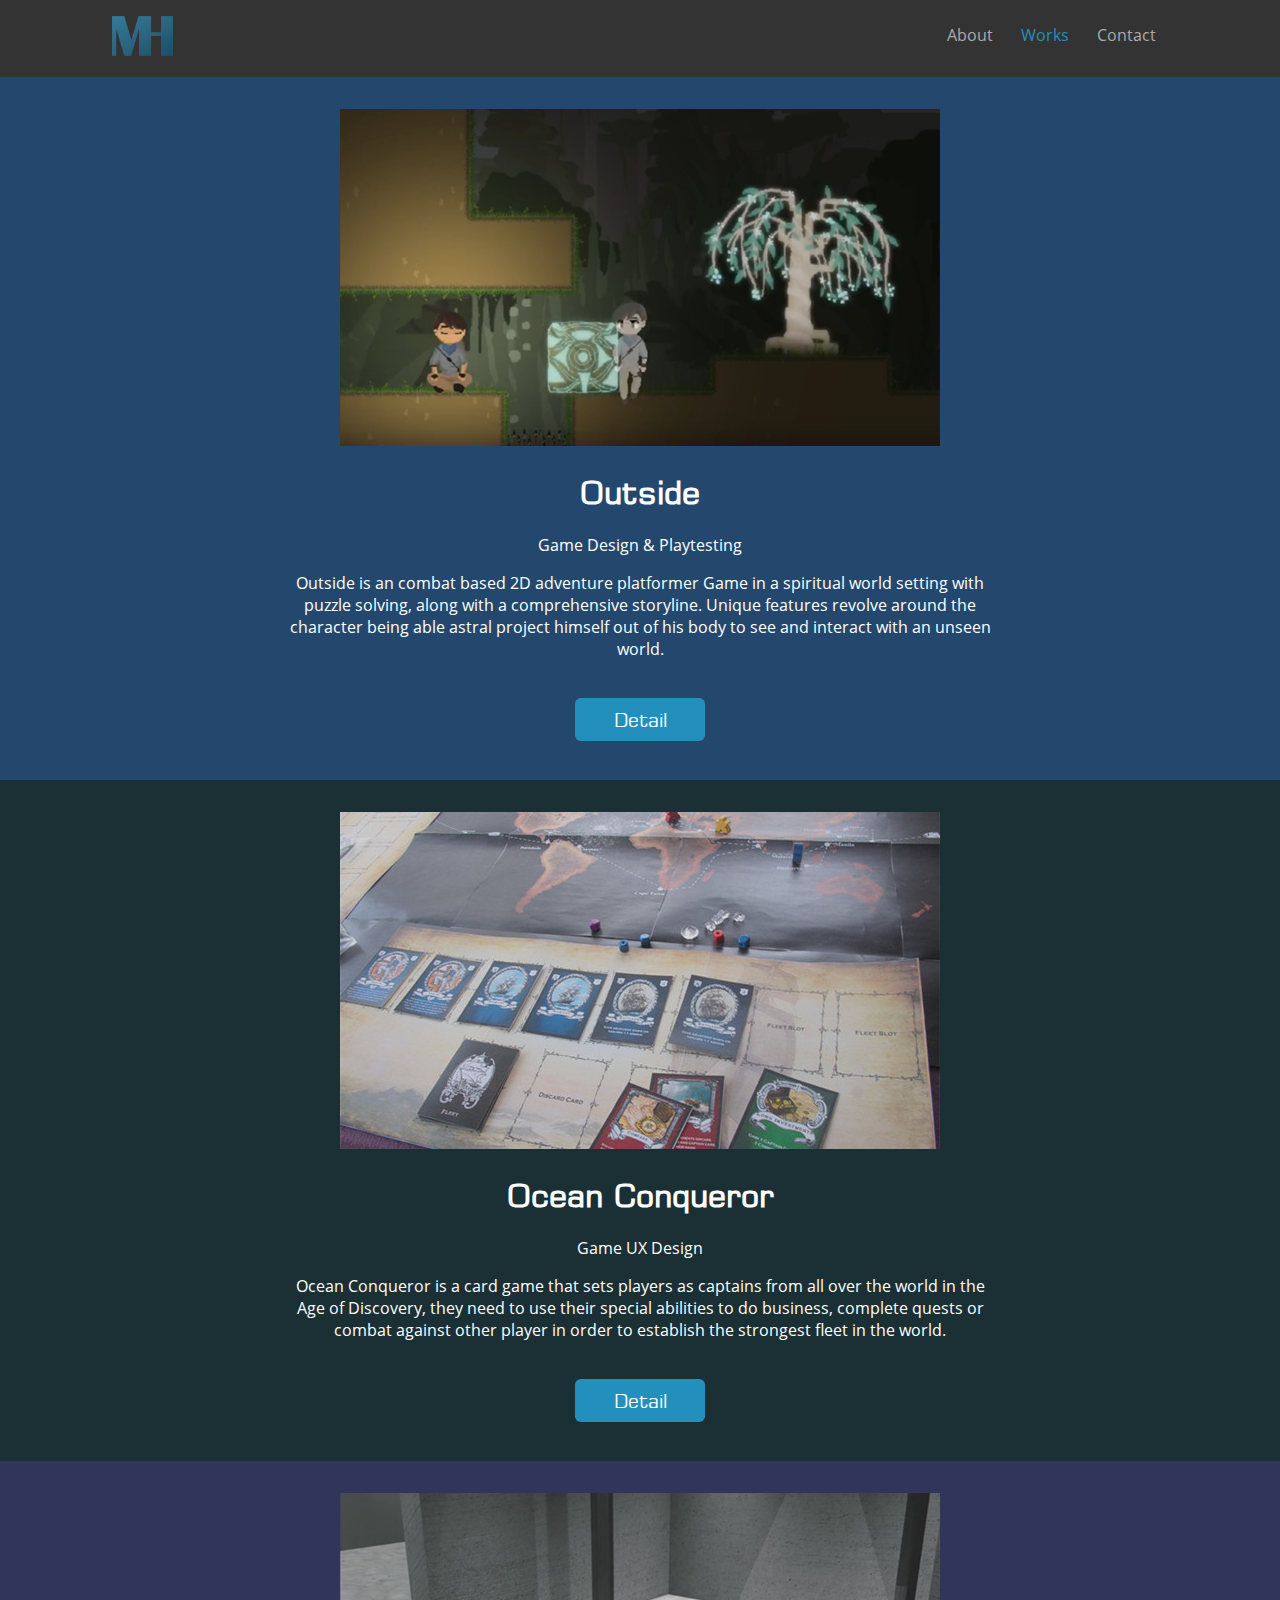
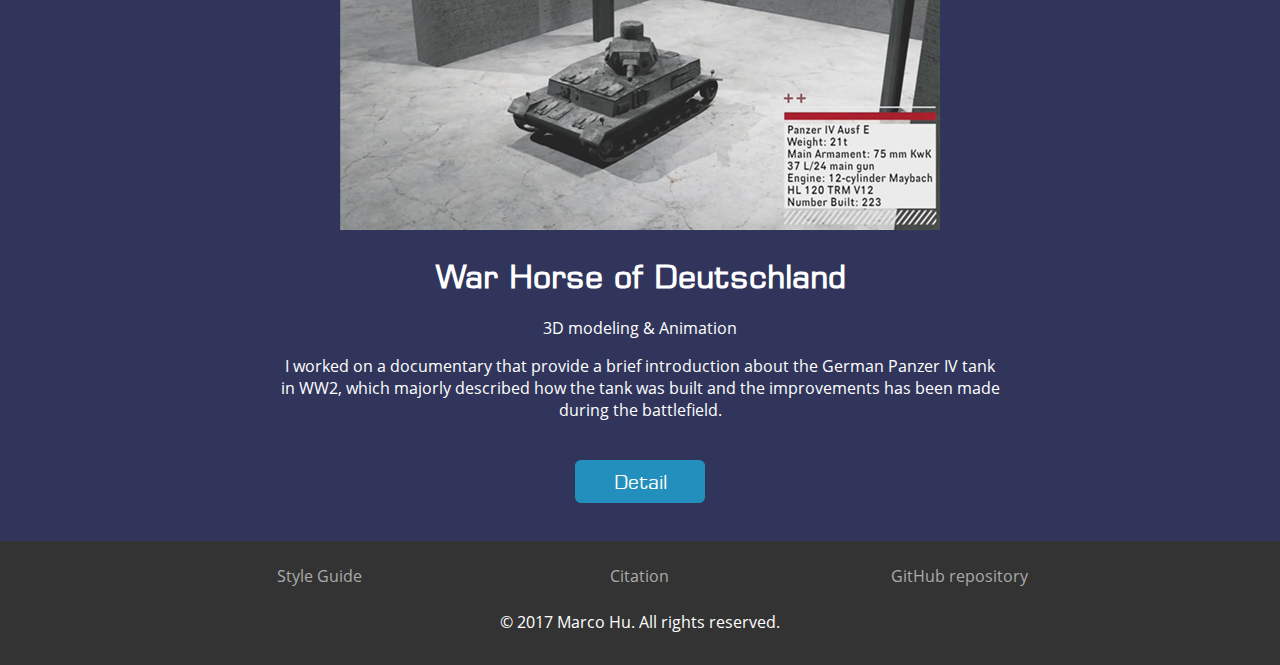
<file: works.html>
<!doctype html>
<html lang="en">
  <head>

    <meta charset="utf-8">
    <meta name="viewport" content="width=device-width, initial-scale=1.0">

    <title>Marco Hu - A game designer</title>

    <link rel="stylesheet" href="css/normalize.css"> 
    <link rel="stylesheet" href="css/main.css"> 
    <link rel="stylesheet" href="css/fonts.css"> 
    <link rel="stylesheet" href="css/grids.css">
  </head>

  <body>
    <nav class="top-title nav-down">
    	<div class="top-container">
    		<div class="grid-row">
	      		<div class="grid-col-1of3">
	      			<div class="top-img-container">
	      				<a href="index.html"><img class="top-img" src="img/logo.png" alt="logo"></a>
	      			</div>
	      		</div>
	      		<div class="grid-col-2of3">
	      			<div class="top-link-container">
						<a class="top-link" href="about.html">About</a>
						<a class="top-link-active" href="works.html">Works</a>
						<a class="top-link" href="contact.html">Contact</a>
					</div>
				</div>

	      </div>
      	</div>
    </nav>

    <section class="outside">
    	<div class="container">
    		<div><img src="img/outside.png" alt="outside"></div>
		    <h1>Outside</h1>
		    <p>Game Design & Playtesting</p>
		    <p class="para-content">Outside is an combat based 2D adventure platformer Game in a spiritual world setting with puzzle solving, along with a comprehensive storyline. Unique features revolve around the character being able astral project himself out of his body to see and interact with an unseen world.</p>
		    <p><a class="button" href="outside.html">Detail</a></p>
	    </div>
    </section>

    <section class="ocean">
    	<div class="container">
    		<div><img src="img/ocean.JPG" alt="ocean card"></div>
		    <h1>Ocean Conqueror</h1>
		    <p>Game UX Design</p>
		    <p class="para-content">Ocean Conqueror is a card game that sets players as captains from all over the world in the Age of Discovery, they need to use their special abilities to do business, complete quests or combat against other player in order to establish the strongest fleet in the world.</p>
		    <p><a class="button" href="ocean.html">Detail</a></p>
	    </div>
    </section>

    <section class="panzer">
    	<div class="container">
    		<div><img src="img/panzer.png" alt="tank"></div>
		    <h1>War Horse of Deutschland</h1>
		    <p>3D modeling & Animation</p>
		    <p class="para-content">I worked on a documentary that provide a brief introduction about the German Panzer IV tank in WW2, which majorly described how the tank was built and the improvements has been made during the battlefield.</p>
		   	<p><a class="button" href="panzer.html">Detail</a></p>
	    </div>
    </section>

    <footer>
    	<div class="container">
	    	<div class="grid-row">
		      <div class="grid-col-1of3"><a class="bottom-link" href="Style_Guide/index.html">Style Guide</a></div>
		      <div class="grid-col-1of3"><a class="bottom-link" href="cite.html">Citation</a></div>
		      <div class="grid-col-1of3"><a class="bottom-link" href="https://github.com/Marcraft/GameDesignPortfolio.git">GitHub repository</a></div>
		    </div>
		    <div>
		    	<p id="copyright">© 2017 Marco Hu. All rights reserved.</p>
		    </div>
		</div>
    </footer>

    <script src="https://ajax.googleapis.com/ajax/libs/jquery/3.1.0/jquery.min.js"></script>
    <script src="scripts/hide-nav.js"></script>
  </body>
</html>
</file>
<file: css/main.css>
::selection {
  background: #a0cbe8;
}
::-moz-selection {
  background: #a0cbe8;
}

body {
	font-family: 'Open sans', Arial, sans-serif;
  	padding: 0;
  	color: #FFF;
 	background-color: #1B2025;
}

.container{
	max-width: 60rem;
 	margin: 0 auto;
 	padding: 0;
}

.top-container{
	max-width: 67rem;
 	margin: 0 auto;
 	padding: 0;
}

.para-content{
	max-width: 47rem;
 	margin: 0 auto;
 	padding-bottom: 2em;
}

.top-title{
	position: fixed;
	left: 0;
	top: 0;
	width: 100%;
	padding: 1em;
	background-color: #333333;
	transition: top 0.5s ease-in-out;
	z-index: 1;
}

.nav-up {
  top: -120px;
}

.title{
	margin: 0;
	padding: 1em;
	background-color: #333333;
	background-image: url("../img/titlebg.jpg");
	background-size: cover;
    background-position: center top; 
	text-align: center;
}

.about-title{
	margin: 0;
	padding: 1em;
	background-color: #333333;
	background-image: url("../img/aboutbg.jpg");
	background-size: cover;
    background-position: center; 
	text-align: center;
}

.work-title{
	margin: 0;
	padding: 1em;
	background-color: #333333;
	text-align: center;
}

.intro{
	margin: 0;
	padding: 1em;
	text-align: center;
}

.about{
	margin: 0;
	padding: 1em;
	text-align: center;
}

.outside{
	margin: 0;
	padding: 2em 1em;
	text-align: center;
	background-color: #24486d;
}

.ocean{
	margin: 0;
	padding: 2em 1em;
	text-align: center;
	background-color: #1B3035;
}

.panzer{
	margin: 0;
	padding: 2em 1em;
	text-align: center;
	background-color: #31355B;
}

.work{
	margin: 0;
	padding: 1em;
	text-align: center;
}

.cutting-line{
	border-bottom: 1px #888 solid;
}

h1, h2, h3{
 	 font-family: 'Square', Arial, sans-serif;
}

img {
	height: auto; 
	max-width: 100%;
}

.icon{
	margin-top: 1em;
	opacity: 1.0;
}

a img{
	-webkit-transition: opacity 0.5s ease-in-out;
	transition: opacity 0.5s ease-in-out;
	opacity: 0.6;
}

a img:active, a img:hover, a img:focus{
	opacity: 1.0;
}

.top-img{
	max-height: 2.5em;
}



iframe{
	max-width: 100%;
	border: 0;
}

.in-text-link {
  display: inline-block;
  color: #238FBC;
  text-decoration: none;
  -webkit-transition: color 0.5s ease-out;
  transition: color 0.5s ease-out;
}

.in-text-link:hover, .in-text-link:focus {
  color: #12638E;
}

.button {
  padding: 0.5em 2em;
  margin: 1em;
  color: #FFF;
  font-size: 1.2rem;
  font-family: 'Square', Arial, sans-serif;
  border-radius: 0.3em;
  background-color: #238FBC;
  text-decoration: none;
  -webkit-transition: background-color 0.5s ease-out;
  transition: background-color 0.5s ease-out;
}

.button:hover, .button:focus {
  background-color: #12638E;
}

.top-link {
	display: inline-block;
	margin: 0.5em 0.75em;
	  
	color: #AAA;
	text-decoration: none;
	-webkit-transition: color 0.5s ease-out;
	transition: color 0.5s ease-out;
}

.top-link-active {
	display: inline-block;
	margin: 0.5em 0.75em;
	  
	color: #238FBC;
	text-decoration: none;
	-webkit-transition: color 0.5s ease-out;
	transition: color 0.5s ease-out;
  
}

.top-link:hover, .top-link:focus {
  color: #FFF;
}

.top-link-active:hover, .top-link-active:focus {
  color: #FFF;
}

.bottom-link {
	display: inline-block;
  margin: 0.5em 0.75em;
	right: 5%;
  color: #AAA;
  text-decoration: none;
  -webkit-transition: color 0.5s ease-out;
  transition: color 0.5s ease-out;
}

.bottom-link:hover, .bottom-link:focus {
  color: #FFF;
}

.comment-input {
	width: 50%;
	height: 10rem;
}

.text-input {
 background-color: #c3c3c3;
 border-width : 0;
}

.unordered-list {
  list-style-type: circle;
  padding: 0.5em 2em;
  color: #FFF;
  background-color: #4B595A;
}

.ordered-list {
  list-style-type: lower-alpha;
  padding: 0.5em 2em;
  color: #FFF;
  background-color: #4B595A;
}

.about-lines{
	padding-bottom: 0.5em;
	border-bottom: solid #AAA 1px;
}

footer{
	width: 100%;
	background-color: #333333;
	text-align: center;
	padding: 1em;
}
</file>
<file: css/fonts.css>
@font-face {
	font-family: 'Open sans';
	font-weight: normal;
	font-style: normal;
	src: url('../fonts/OpenSans-Regular.ttf');
}

@font-face {
	font-family: 'Square';
	font-weight: normal;
	font-style: normal;
	src: url('../fonts/square721-bt-roman.ttf');
}
</file>
<file: css/grids.css>
*, *::after, *::before {
	box-sizing: border-box;
}

[class^='grid-col-'] {
	float: left;
	padding: 0; 
}

.grid-col-1of2, .grid-col-1of4, .grid-col-1of3, .grid-col-2of3 {
	width: 100%;
	padding-left: 0.5rem;
	padding-right: 0.5rem;
}

.grid-col-2of6{
	width: 33.33%;
	padding-left: 1em;
	padding-right: 1em;
}

.button-nav {
	margin-top: 0;
}

body{
	padding-top: 7em;
}


h1, h2, p{
	padding-left: 1rem;
	padding-right: 1rem;
}

.top-link-container{
	text-align: center;
}

.top-img-container{
	text-align: center;
}

.feedback-form {
	padding-left: 1rem;
	padding-right: 1rem;
}

.feedback-form-row{
	padding: 0.5rem 0rem;
}

.feedback-form-label{
	width: 9.2rem;
	display:inline-block;
}

.booking-form {
	padding-left: 1rem;
	padding-right: 1rem;
}

.booking-form-row{
	padding: 0.5rem 0rem;
}

.booking-form-label{
	width: 9.2rem;
	display:inline-block;
}

.grid-col-2of8{
	width: 100%;
}

.grid-row::after {
	content: "";
	display: block;
	clear: both;
}

.grid-col-1of4 > .nav-main-item {
	width: 100%;
}

.login-button {
	right: 10%;
}

.about-icon{
	padding-top: 0;
}




@media (min-width: 35rem) {

	body{
		padding-top: 4.8em;
	}

	.top-link-container{
		text-align: right;
	}

	.top-img-container{
		text-align: left;
	}

	.grid-col-1of2 {
		width: 50%;
	}

	.grid-col-1of2:last-of-type {
		padding-left: 0.5rem;
		padding-right: 0.5rem;
	}

	.grid-col-1of4 {
		width: 50%;
	}

	.grid-col-2of8 {
		width: 25%;
	}

	.grid-col-2of3 {
		width: 66.666%;
		padding-left: 0.5rem;
		padding-right: 0.5rem;
	}

	.grid-col-1of3 {
		width: 33.333%;
		padding-left: 0.5rem;
		padding-right: 0.5rem;
	}

	.grid-col-2of6{
		width: 33.33%;
		padding-left: 1em;
		padding-right: 1em;
	}

	.login-button {
		right: 5%;
	}


	.button-nav {
		margin-top: 0.5rem;
	}

	.about-icon{
		padding-top: 3em;
	}

}



@media (min-width: 65rem) {

	.grid-col-2of3 {
		width: 66.666%;
		padding-left: 0.5rem;
		padding-right: 0.5rem;
	}

	.grid-col-1of3 {
		width: 33.333%;
		padding-left: 0.5rem;
		padding-right: 0.5rem;
	}

	.grid-col-1of4 {
		width: 25%;
	}

	.grid-col-2of8 {
		width: 25%;
	}

	.grid-col-4of5 {
		width: 80%;
	}

	.grid-col-1of2 {
		width: 50%;
	}

	.grid-col-2of6{
		width: 33.33%;
		padding-left: 1em;
		padding-right: 1em;
	}

	.login-button {
		right: 5%;
	}

	h1, h2, p{
		padding-left: 1rem;
	}

	.feedback-form {
		padding-left: 1rem;
	}

	.booking-form{
		padding-left: 1rem;
	}


	.button-nav {
		margin-top: 0.5rem;
	}

	textarea{
		width: 38rem;
	}
}
</file>
<file: Style_Guide/css/main.css>
::selection {
  background: #a0cbe8;
}
::-moz-selection {
  background: #a0cbe8;
}

body {
  font-family: 'Open sans', Arial, sans-serif;
    padding: 0;
    color: #FFF;
  background-color: #1B2025;
}

.container{
  max-width: 60rem;
  margin: 0 auto;
  padding: 0;
}

.top-container{
  max-width: 67rem;
  margin: 0 auto;
  padding: 0;
}

.para-content{
  max-width: 47rem;
  margin: 0 auto;
  padding-bottom: 2em;
}

.title{
  margin: 0;
  padding: 1em;
  background-color: #333333;
  background-image: url("../img/titlebg.jpg");
  background-size: cover;
    background-position: center top; 
  text-align: center;
}

.about-title{
  margin: 0;
  padding: 1em;
  background-color: #333333;
  background-image: url("../img/aboutbg.jpg");
  background-size: cover;
    background-position: center; 
  text-align: center;
}

.work-title{
  margin: 0;
  padding: 1em;
  background-color: #333333;
  text-align: center;
}

.intro{
  margin: 0;
  padding: 1em;
  text-align: center;
}

.about{
  margin: 0;
  padding: 1em;
  text-align: center;
}

.ocean{
  margin: 0;
  padding: 2em 1em;
  text-align: center;
  background-color: #1B3035;
}

.panzer{
  margin: 0;
  padding: 2em 1em;
  text-align: center;
  background-color: #31355B;
}

.work{
  margin: 0;
  padding: 1em;
  text-align: center;
}

.cutting-line{
  border-bottom: 1px #888 solid;
}

h1, h2, h3{
   font-family: 'Square', Arial, sans-serif;
}

h1{
  font-size: 2.5em;
}

img {
  height: auto; 
  max-width: 100%;
}

.icon{
  margin-top: 1em;
  opacity: 1.0;
}

a img{
  -webkit-transition: opacity 0.5s ease-in-out;
  transition: opacity 0.5s ease-in-out;
  opacity: 0.6;
}

a img:active, a img:hover, a img:focus{
  opacity: 1.0;
}

.top-img{
  max-height: 2.5em;
}

.top-title{
  position: fixed;
  left: 0;
  top: 0;
  width: 100%;
  padding: 1em;
  background-color: #333333;
  transition: top 0.2s ease-in-out;
}

iframe{
  max-width: 100%;
  border: 0;
}

.in-text-link {
  display: inline-block;
  color: #238FBC;
  text-decoration: none;
  -webkit-transition: color 0.5s ease-out;
  transition: color 0.5s ease-out;
}

.in-text-link:hover, .in-text-link:focus {
  color: #12638E;
}

.button {
  padding: 0.5em 2em;
  margin: 1em;
  color: #FFF;
  font-size: 1.2rem;
  font-family: 'Square', Arial, sans-serif;
  border-radius: 0.3em;
  background-color: #238FBC;
  text-decoration: none;
  -webkit-transition: background-color 0.5s ease-out;
  transition: background-color 0.5s ease-out;
}

.button:hover, .button:focus {
  background-color: #12638E;
}

.top-link {
  display: inline-block;
  margin: 0.5em 0.75em;
    
  color: #AAA;
  text-decoration: none;
  -webkit-transition: color 0.5s ease-out;
  transition: color 0.5s ease-out;
}

.top-link-active {
  display: inline-block;
  margin: 0.5em 0.75em;
    
  color: #238FBC;
  text-decoration: none;
  -webkit-transition: color 0.5s ease-out;
  transition: color 0.5s ease-out;
  
}

.top-link:hover, .top-link:focus {
  color: #FFF;
}

.top-link-active:hover, .top-link-active:focus {
  color: #FFF;
}

.bottom-link {
  display: inline-block;
  margin: 0.5em 0.75em;
  right: 5%;
  color: #AAA;
  text-decoration: none;
  -webkit-transition: color 0.5s ease-out;
  transition: color 0.5s ease-out;
}

.bottom-link:hover, .bottom-link:focus {
  color: #FFF;
}

.comment-input {
  width: 50%;
  height: 10rem;
}

.text-input {
 background-color: #c3c3c3;
 border-width : 0;
}

.unordered-list {
  list-style-type: circle;
  padding: 0.5em 2em;
  color: #FFF;
  background-color: #4B595A;
}

.ordered-list {
  list-style-type: lower-alpha;
  padding: 0.5em 2em;
  color: #FFF;
  background-color: #4B595A;
}

.about-lines{
  padding-bottom: 0.5em;
  border-bottom: solid #AAA 1px;
}

code{
  background-color: #666;
  padding: 0.75em;
}

footer{
  width: 100%;
  background-color: #333333;
  text-align: center;
  padding: 1em;
}
</file>
<file: Style_Guide/css/fonts.css>
@font-face {
	font-family: 'Open sans';
	font-weight: normal;
	font-style: normal;
	src: url('../fonts/OpenSans-Regular.ttf');
}

@font-face {
	font-family: 'Square';
	font-weight: normal;
	font-style: normal;
	src: url('../fonts/square721-bt-roman.ttf');
}
</file>
<file: Style_Guide/css/grids.css>
*, *::after, *::before {
	box-sizing: border-box;
}

[class^='grid-col-'] {
	float: left;
	padding: 0; 
}

.grid-col-1of2, .grid-col-1of4, .grid-col-1of3, .grid-col-2of3 {
	width: 100%;
	padding-left: 0.5rem;
	padding-right: 0.5rem;
}

.grid-col-2of6{
	width: 33.33%;
	padding-left: 1em;
	padding-right: 1em;
}

.button-nav {
	margin-top: 0;
}

body{
	padding-top: 7em;
}


h1, h2, p{
	padding-left: 1rem;
	padding-right: 1rem;
}

.top-link-container{
	text-align: center;
}

.top-img-container{
	text-align: center;
}

.feedback-form {
	padding-left: 1rem;
	padding-right: 1rem;
}

.feedback-form-row{
	padding: 0.5rem 0rem;
}

.feedback-form-label{
	width: 9.2rem;
	display:inline-block;
}

.booking-form {
	padding-left: 1rem;
	padding-right: 1rem;
}

.booking-form-row{
	padding: 0.5rem 0rem;
}

.booking-form-label{
	width: 9.2rem;
	display:inline-block;
}

.grid-col-2of8{
	width: 100%;
}

.grid-row::after {
	content: "";
	display: block;
	clear: both;
}

.grid-col-1of4 > .nav-main-item {
	width: 100%;
}

.login-button {
	right: 10%;
}

.about-icon{
	padding-top: 0;
}




@media (min-width: 35rem) {

	body{
		padding-top: 4.8em;
	}

	.top-link-container{
		text-align: right;
	}

	.top-img-container{
		text-align: left;
	}

	.grid-col-1of2 {
		width: 50%;
	}

	.grid-col-1of2:last-of-type {
		padding-left: 0.5rem;
		padding-right: 0.5rem;
	}

	.grid-col-1of4 {
		width: 50%;
	}

	.grid-col-2of8 {
		width: 25%;
	}

	.grid-col-2of3 {
		width: 66.666%;
		padding-left: 0.5rem;
		padding-right: 0.5rem;
	}

	.grid-col-1of3 {
		width: 33.333%;
		padding-left: 0.5rem;
		padding-right: 0.5rem;
	}

	.grid-col-2of6{
		width: 33.33%;
		padding-left: 1em;
		padding-right: 1em;
	}

	.login-button {
		right: 5%;
	}


	.button-nav {
		margin-top: 0.5rem;
	}

	.about-icon{
		padding-top: 3em;
	}

}



@media (min-width: 65rem) {

	.grid-col-2of3 {
		width: 66.666%;
		padding-left: 0.5rem;
		padding-right: 0.5rem;
	}

	.grid-col-1of3 {
		width: 33.333%;
		padding-left: 0.5rem;
		padding-right: 0.5rem;
	}

	.grid-col-1of4 {
		width: 25%;
	}

	.grid-col-2of8 {
		width: 25%;
	}

	.grid-col-4of5 {
		width: 80%;
	}

	.grid-col-1of2 {
		width: 50%;
	}

	.grid-col-2of6{
		width: 33.33%;
		padding-left: 1em;
		padding-right: 1em;
	}

	.login-button {
		right: 5%;
	}

	h1, h2, p{
		padding-left: 1rem;
	}

	.feedback-form {
		padding-left: 1rem;
	}

	.booking-form{
		padding-left: 1rem;
	}


	.button-nav {
		margin-top: 0.5rem;
	}

	textarea{
		width: 38rem;
	}
}
</file>
